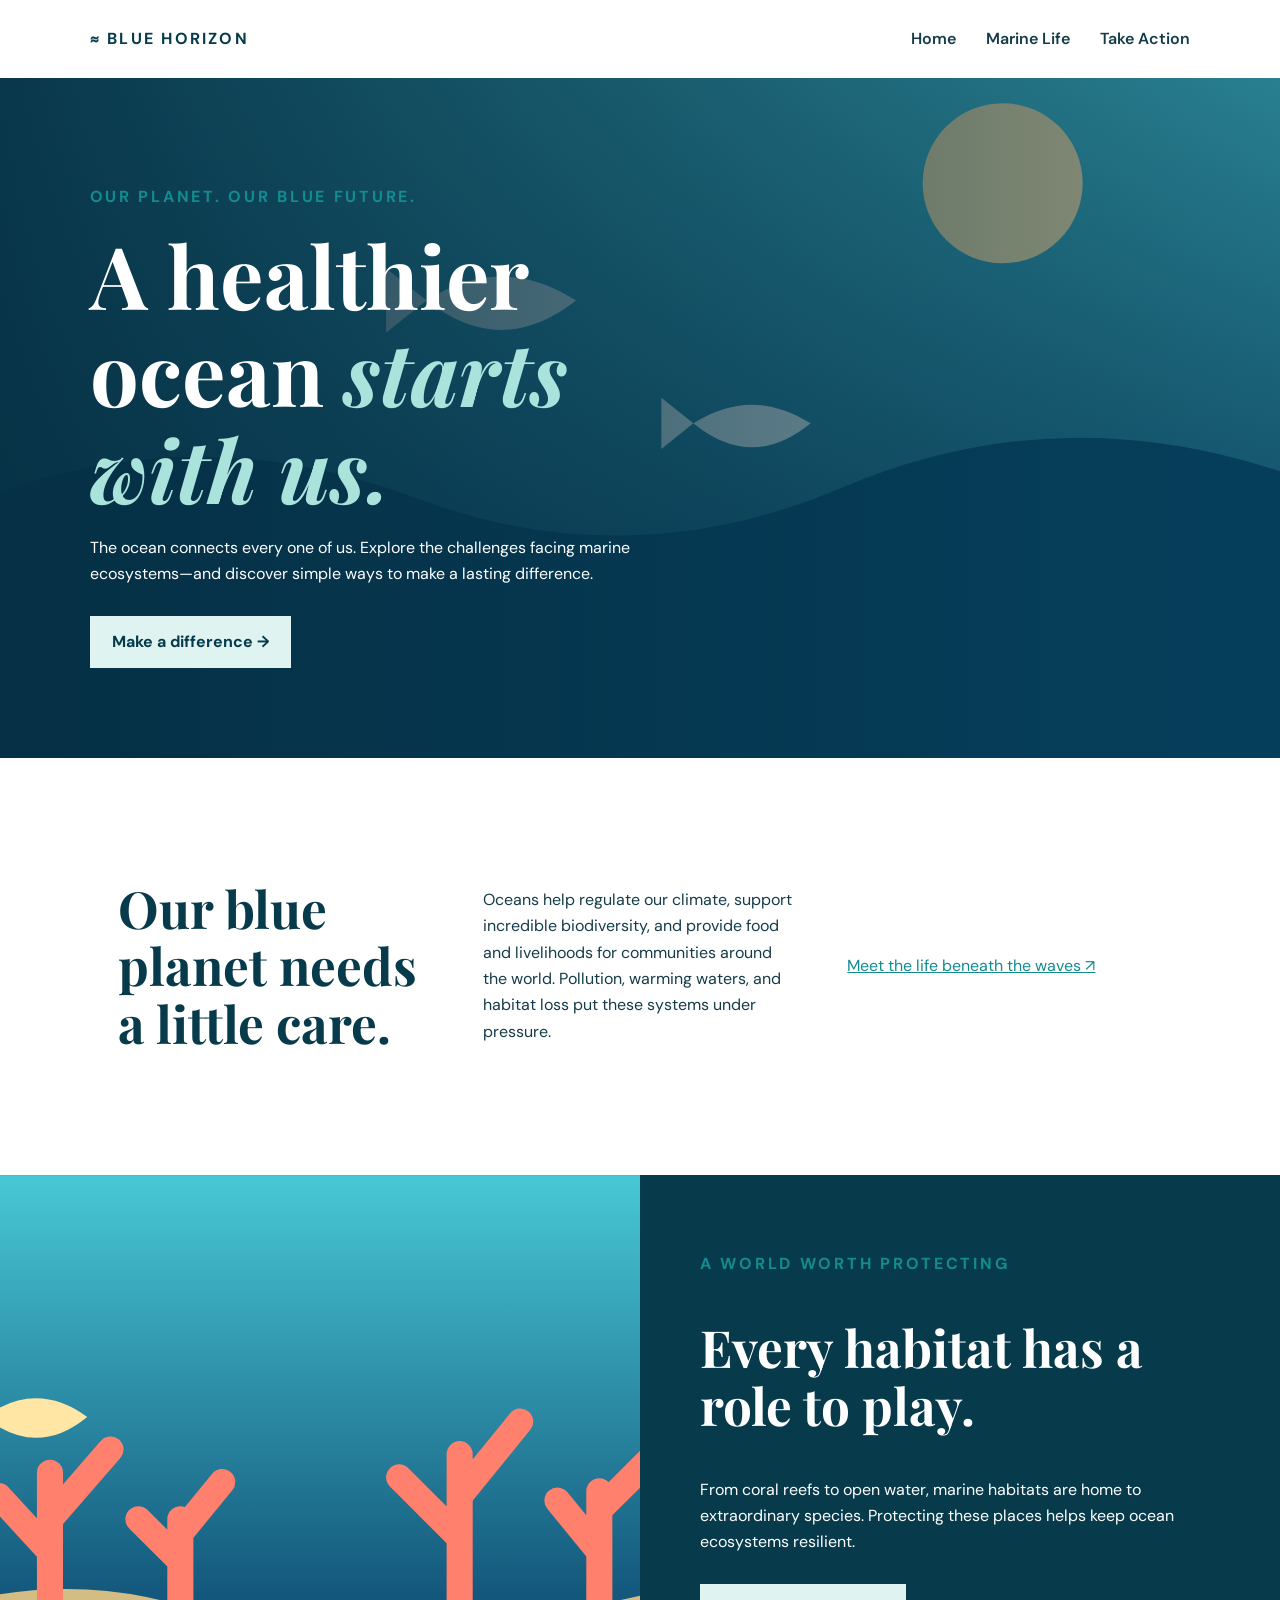
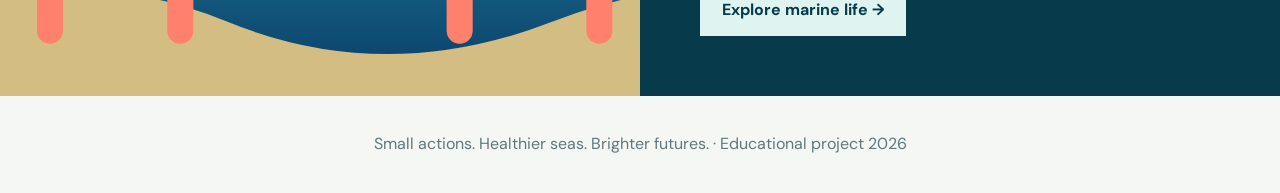
<file: index.html>
<!doctype html><html lang="en"><head><meta charset="utf-8"><meta name="viewport" content="width=device-width,initial-scale=1"><title>Blue Horizon | Protect Our Ocean</title><link rel="stylesheet" href="styles.css"><script defer src="script.js"></script></head><body><header><a class="brand" href="index.html">≈ BLUE HORIZON</a><nav><a href="index.html">Home</a><a href="marine-life.html">Marine Life</a><a href="take-action.html">Take Action</a></nav></header><main><section class="hero"><div><p>OUR PLANET. OUR BLUE FUTURE.</p><h1>A healthier ocean <em>starts with us.</em></h1><p>The ocean connects every one of us. Explore the challenges facing marine ecosystems—and discover simple ways to make a lasting difference.</p><a class="button" href="take-action.html">Make a difference →</a></div></section><section class="intro"><h2>Our blue planet needs a little care.</h2><p>Oceans help regulate our climate, support incredible biodiversity, and provide food and livelihoods for communities around the world. Pollution, warming waters, and habitat loss put these systems under pressure.</p><a href="marine-life.html">Meet the life beneath the waves ↗</a></section><section class="feature"><img src="assets/reef.svg" alt="Colorful coral reef"><div><p>A WORLD WORTH PROTECTING</p><h2>Every habitat has a role to play.</h2><p>From coral reefs to open water, marine habitats are home to extraordinary species. Protecting these places helps keep ocean ecosystems resilient.</p><a class="button" href="marine-life.html">Explore marine life →</a></div></section></main><footer>Small actions. Healthier seas. Brighter futures. · Educational project 2026</footer></body></html>
</file>
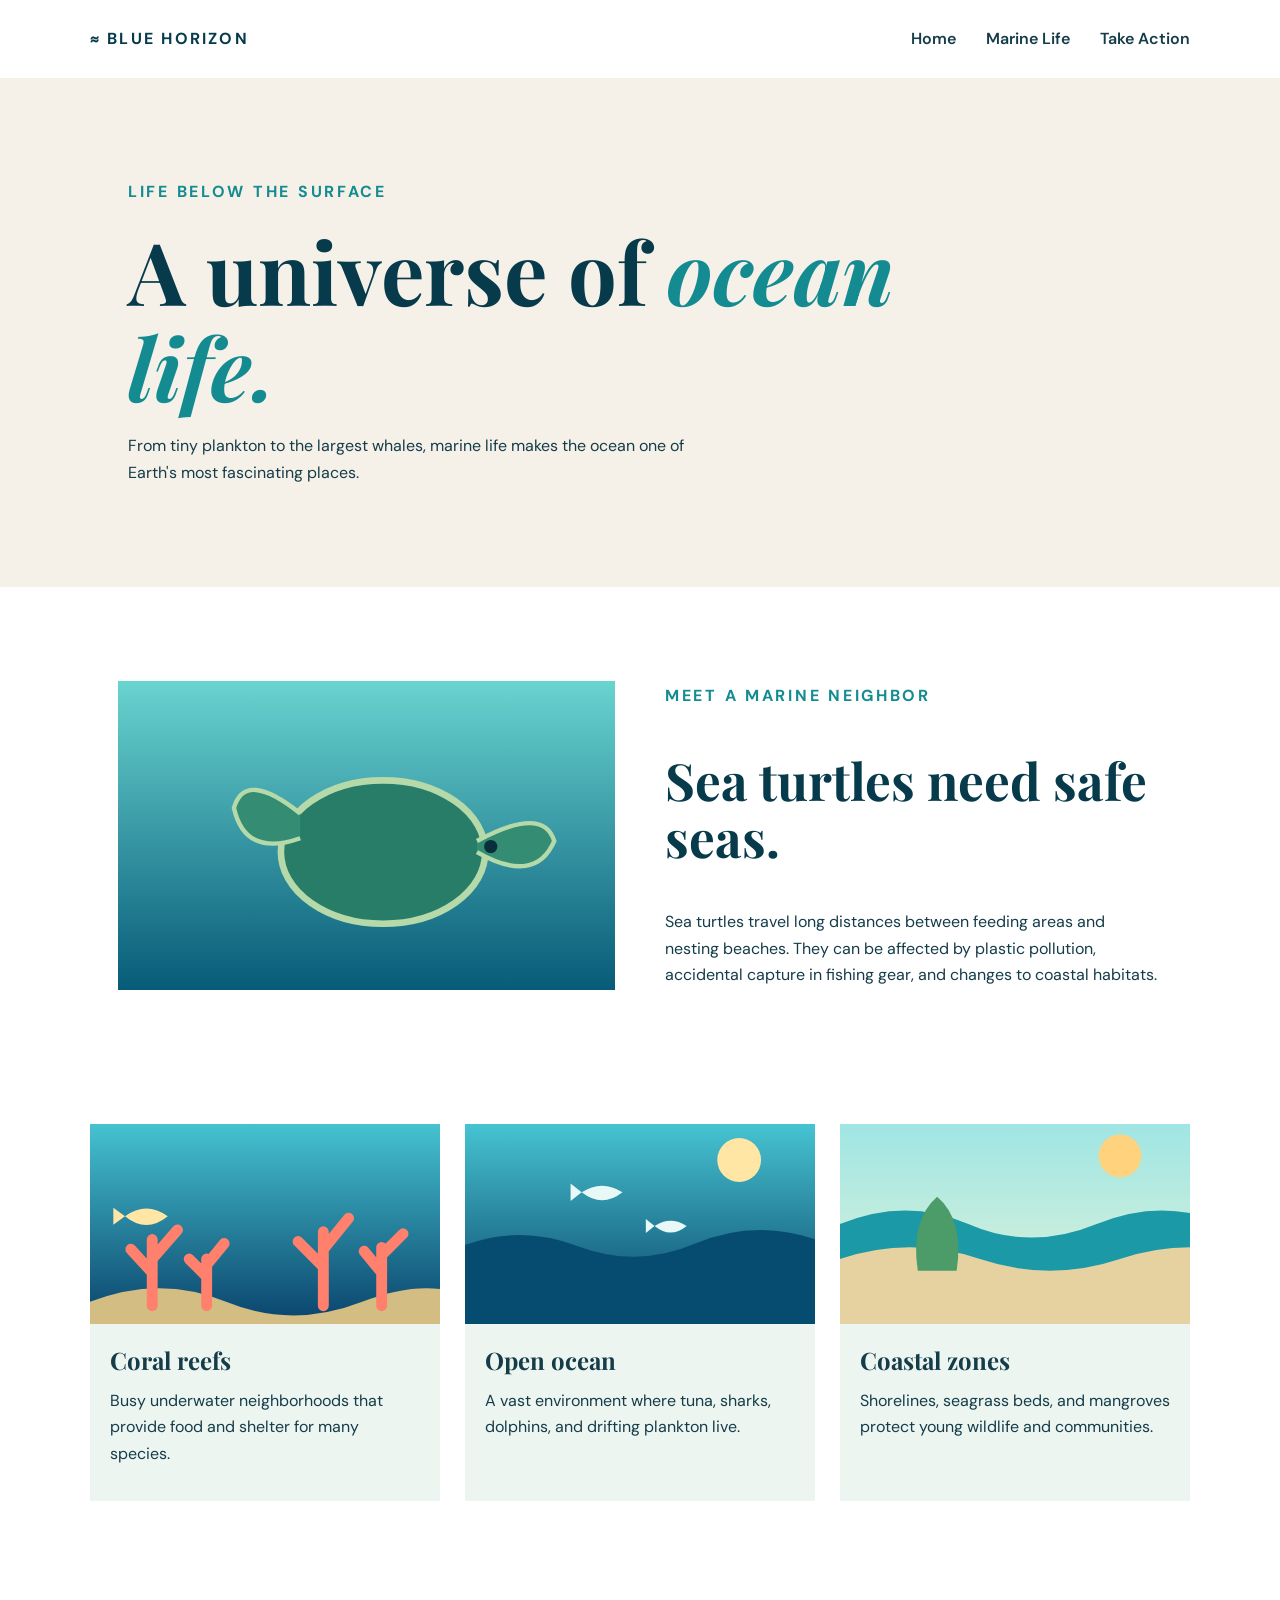
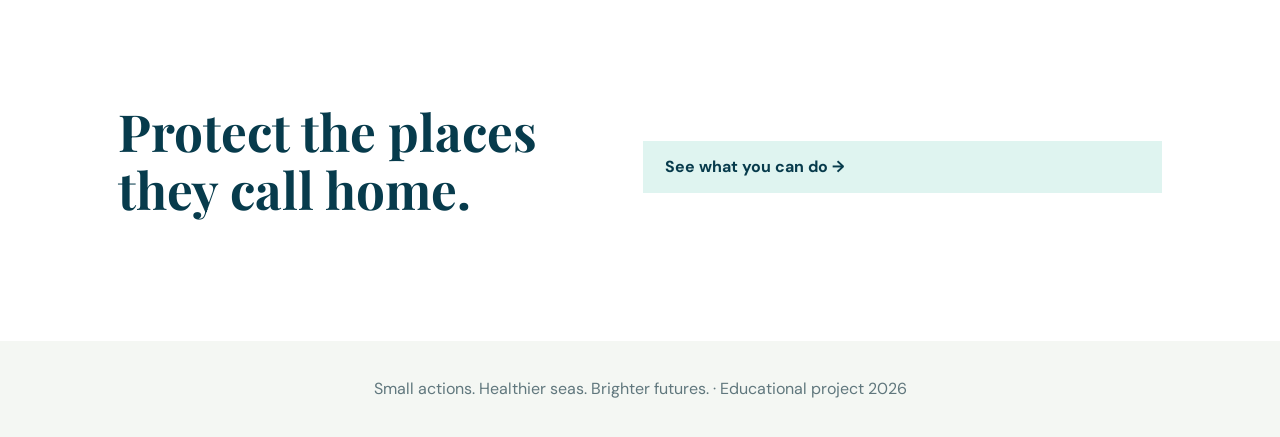
<file: marine-life.html>
<!doctype html><html lang="en"><head><meta charset="utf-8"><meta name="viewport" content="width=device-width,initial-scale=1"><title>Marine Life | Blue Horizon</title><link rel="stylesheet" href="styles.css"><script defer src="script.js"></script></head><body><header><a class="brand" href="index.html">≈ BLUE HORIZON</a><nav><a href="index.html">Home</a><a href="marine-life.html">Marine Life</a><a href="take-action.html">Take Action</a></nav></header><main><section class="subhero"><p>LIFE BELOW THE SURFACE</p><h1>A universe of <em>ocean life.</em></h1><p>From tiny plankton to the largest whales, marine life makes the ocean one of Earth's most fascinating places.</p></section><section class="intro"><img src="assets/turtle.svg" alt="Sea turtle swimming underwater"><div><p>MEET A MARINE NEIGHBOR</p><h2>Sea turtles need safe seas.</h2><p>Sea turtles travel long distances between feeding areas and nesting beaches. They can be affected by plastic pollution, accidental capture in fishing gear, and changes to coastal habitats.</p></div></section><section class="cards"><article><img src="assets/reef.svg" alt="Coral reef"><h2>Coral reefs</h2><p>Busy underwater neighborhoods that provide food and shelter for many species.</p></article><article><img src="assets/ocean-hero.svg" alt="Open ocean"><h2>Open ocean</h2><p>A vast environment where tuna, sharks, dolphins, and drifting plankton live.</p></article><article><img src="assets/beach.svg" alt="Coastal habitat"><h2>Coastal zones</h2><p>Shorelines, seagrass beds, and mangroves protect young wildlife and communities.</p></article></section><section class="intro"><h2>Protect the places they call home.</h2><a class="button" href="take-action.html">See what you can do →</a></section></main><footer>Small actions. Healthier seas. Brighter futures. · Educational project 2026</footer></body></html>
</file>
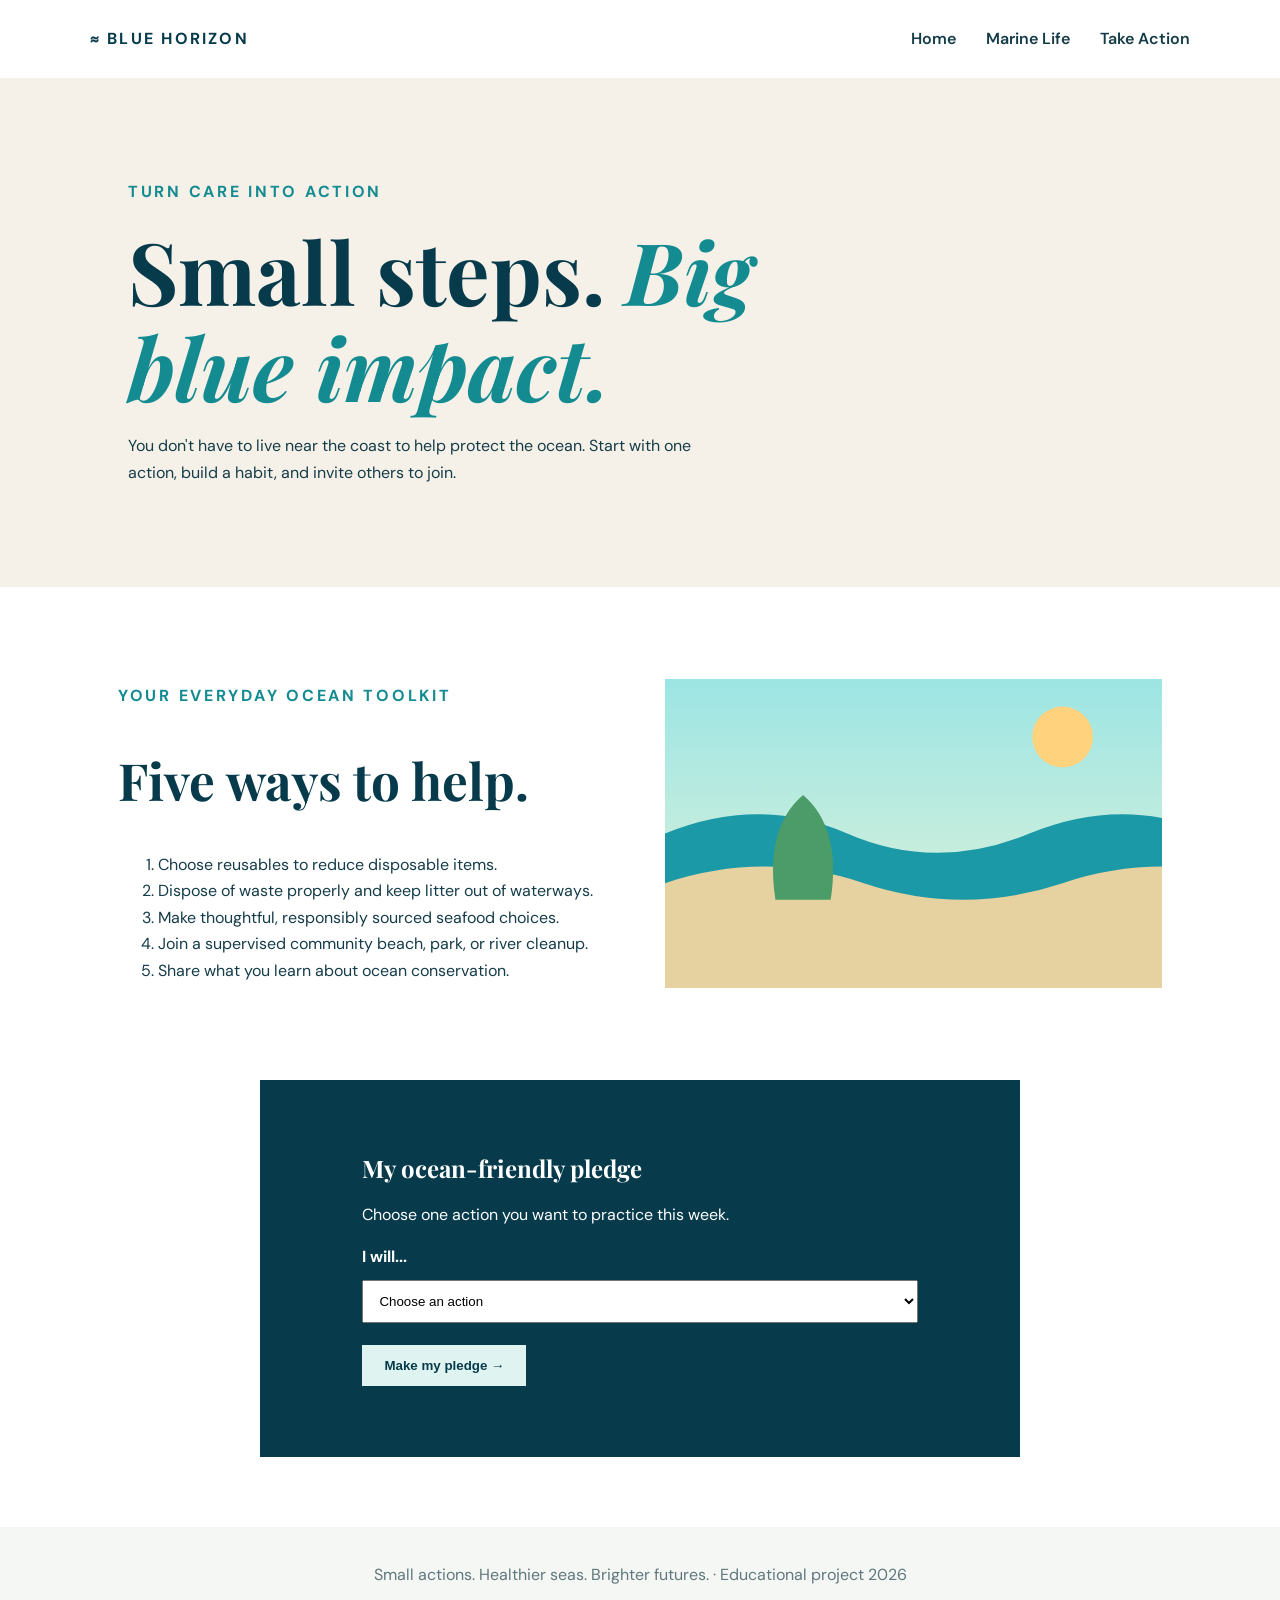
<file: take-action.html>
<!doctype html><html lang="en"><head><meta charset="utf-8"><meta name="viewport" content="width=device-width,initial-scale=1"><title>Take Action | Blue Horizon</title><link rel="stylesheet" href="styles.css"><script defer src="script.js"></script></head><body><header><a class="brand" href="index.html">≈ BLUE HORIZON</a><nav><a href="index.html">Home</a><a href="marine-life.html">Marine Life</a><a href="take-action.html">Take Action</a></nav></header><main><section class="subhero"><p>TURN CARE INTO ACTION</p><h1>Small steps. <em>Big blue impact.</em></h1><p>You don't have to live near the coast to help protect the ocean. Start with one action, build a habit, and invite others to join.</p></section><section class="intro"><div><p>YOUR EVERYDAY OCEAN TOOLKIT</p><h2>Five ways to help.</h2><ol><li>Choose reusables to reduce disposable items.</li><li>Dispose of waste properly and keep litter out of waterways.</li><li>Make thoughtful, responsibly sourced seafood choices.</li><li>Join a supervised community beach, park, or river cleanup.</li><li>Share what you learn about ocean conservation.</li></ol></div><img src="assets/beach.svg" alt="Clean coastal beach"></section><section class="pledge"><h2>My ocean-friendly pledge</h2><p>Choose one action you want to practice this week.</p><form id="pledge-form"><label for="pledge-choice">I will...</label><select id="pledge-choice" required><option value="">Choose an action</option><option>Carry a reusable water bottle</option><option>Bring a reusable shopping bag</option><option>Pick up litter safely with an adult</option><option>Learn about sustainable seafood</option><option>Share an ocean fact with a friend</option></select><button class="button" type="submit">Make my pledge →</button><p id="pledge-message" aria-live="polite"></p></form></section></main><footer>Small actions. Healthier seas. Brighter futures. · Educational project 2026</footer></body></html>
</file>
<file: styles.css>
@import url('https://fonts.googleapis.com/css2?family=DM+Sans:wght@400;600;700&family=Playfair+Display:ital,wght@0,600;1,600&display=swap');:root{--navy:#073b4c;--teal:#138b91;--ink:#153c49}*{box-sizing:border-box}body{margin:0;color:var(--ink);font:16px 'DM Sans',Arial,sans-serif;line-height:1.65}header{height:78px;padding:0 7%;display:flex;align-items:center;justify-content:space-between;background:#fff}.brand{font-weight:700;letter-spacing:.14em;color:var(--navy);text-decoration:none}nav{display:flex;gap:30px}nav a{color:var(--ink);text-decoration:none;font-weight:600}nav a:hover,a{color:var(--teal)}.hero{min-height:560px;background:linear-gradient(90deg,#052e42eF,#052e4270),url('assets/ocean-hero.svg') center/cover;display:flex;align-items:center;padding:7%;color:white}.hero>div{max-width:650px}.hero p:first-child,.subhero>p:first-child,.feature p:first-child,.intro p:first-child{letter-spacing:.17em;font-weight:700;color:#138b91}h1,h2{font-family:'Playfair Display',Georgia,serif;line-height:1.12}h1{font-size:clamp(3rem,7vw,5.4rem);margin:.2em 0}h1 em{color:#a9e3dc}.hero p{max-width:560px}.button{display:inline-block;background:#dff4f0;color:var(--navy);padding:13px 22px;text-decoration:none;border:0;font-weight:700;cursor:pointer;margin-top:12px}.intro{max-width:1100px;margin:auto;padding:80px 28px;display:flex;gap:50px;align-items:center}.intro>*{flex:1;min-width:0}.intro img{max-width:100%}.intro h2,.feature h2{font-size:clamp(2.2rem,4vw,3.5rem);color:var(--navy)}.feature{display:grid;grid-template-columns:1fr 1fr;background:var(--navy);color:white}.feature img{width:100%;height:100%;object-fit:cover;min-height:350px}.feature div{padding:60px;align-self:center}.feature h2{color:white}.subhero{background:#f5f1e8;padding:85px 10%}.subhero h1{color:var(--navy);max-width:800px}.subhero h1 em{color:var(--teal)}.subhero>p:last-child{max-width:580px}.cards{display:grid;grid-template-columns:repeat(3,1fr);gap:25px;padding:40px 7% 80px}.cards article{background:#edf5f1;padding-bottom:20px}.cards img{width:100%;height:200px;object-fit:cover}.cards h2,.cards p{margin:14px 20px}.pledge{background:#073b4c;color:white;padding:55px 8%;max-width:760px;margin:0 auto 70px}.pledge select{display:block;padding:12px;width:100%;margin:10px 0}.pledge label{font-weight:bold}footer{padding:35px;text-align:center;background:#f4f7f3;color:#60777d}@media(max-width:700px){header{height:auto;padding:20px;gap:15px;align-items:flex-start;flex-direction:column}nav{gap:16px;flex-wrap:wrap}.hero{min-height:520px}.intro,.feature{display:flex;flex-direction:column;padding:45px 25px}.feature div{padding:20px}.cards{grid-template-columns:1fr}.subhero{padding:60px 25px}.pledge{margin:0 15px 40px;padding:35px 24px}}
</file>
